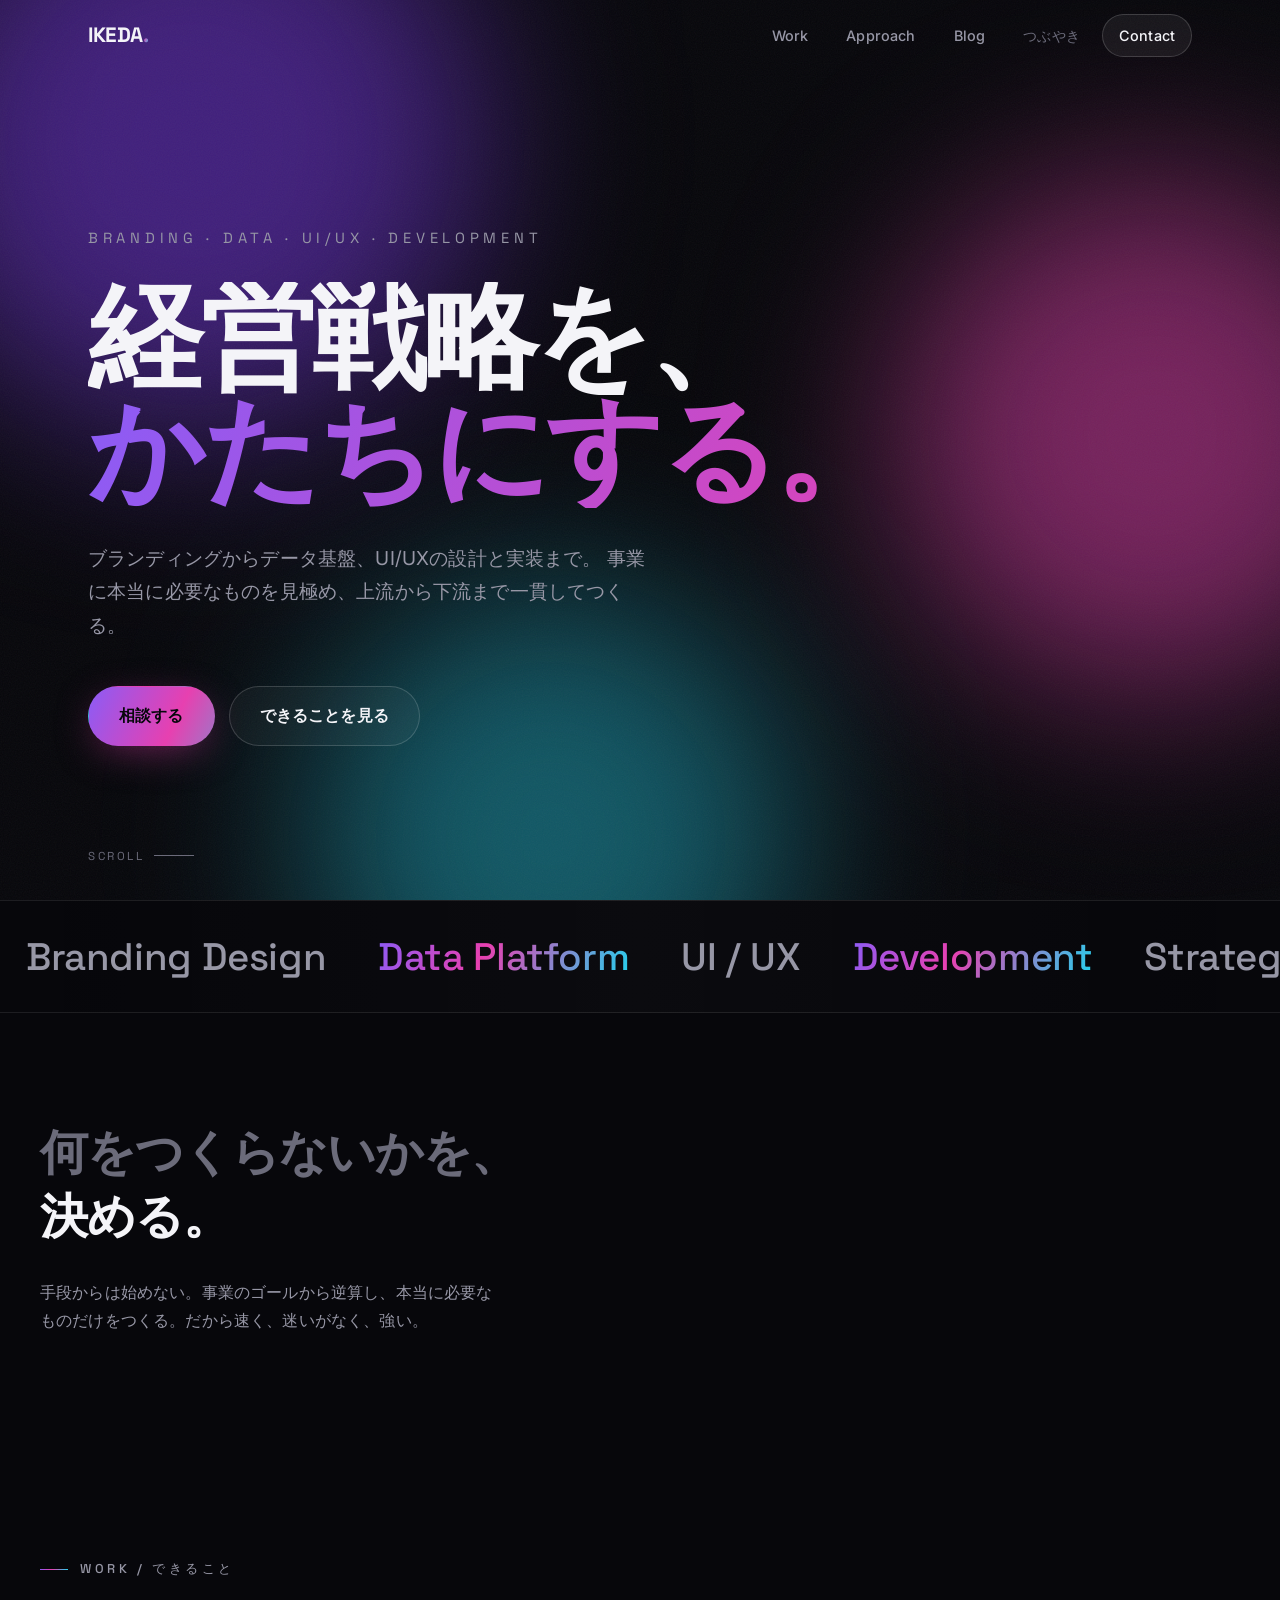
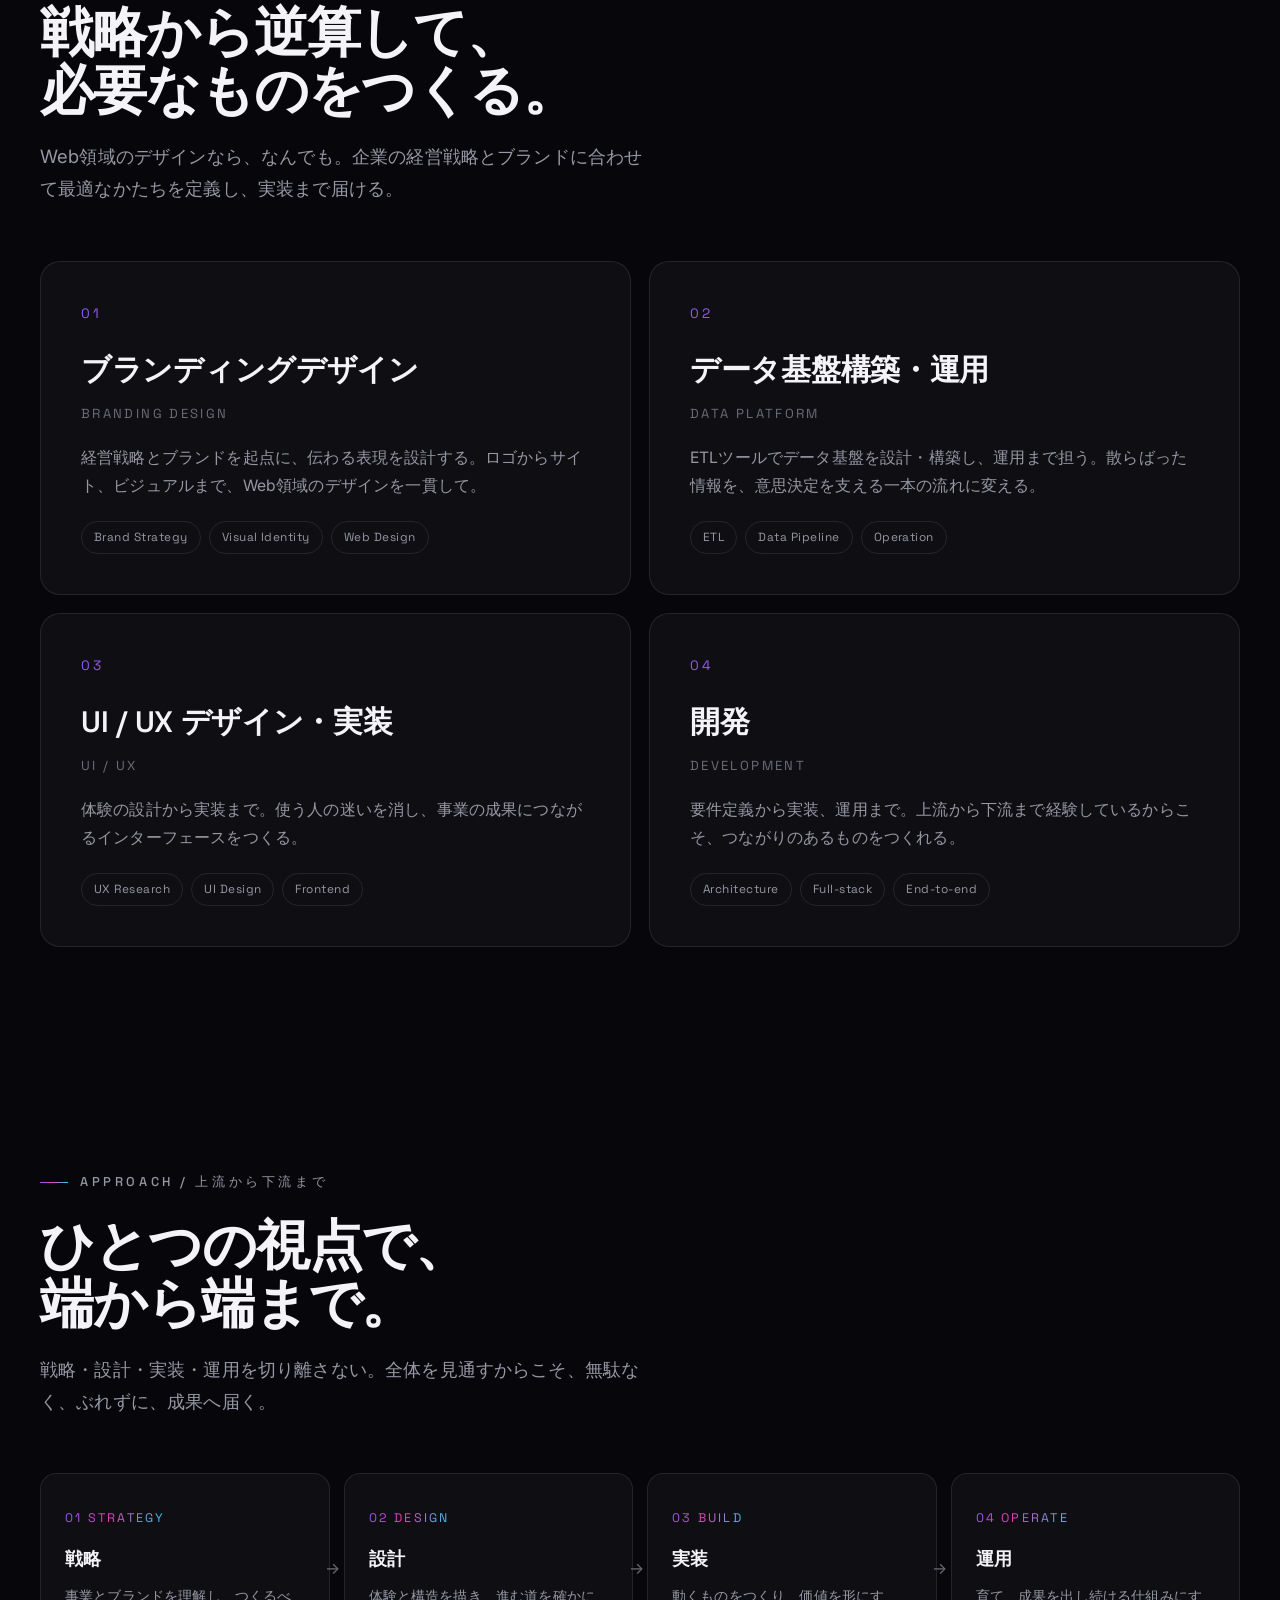
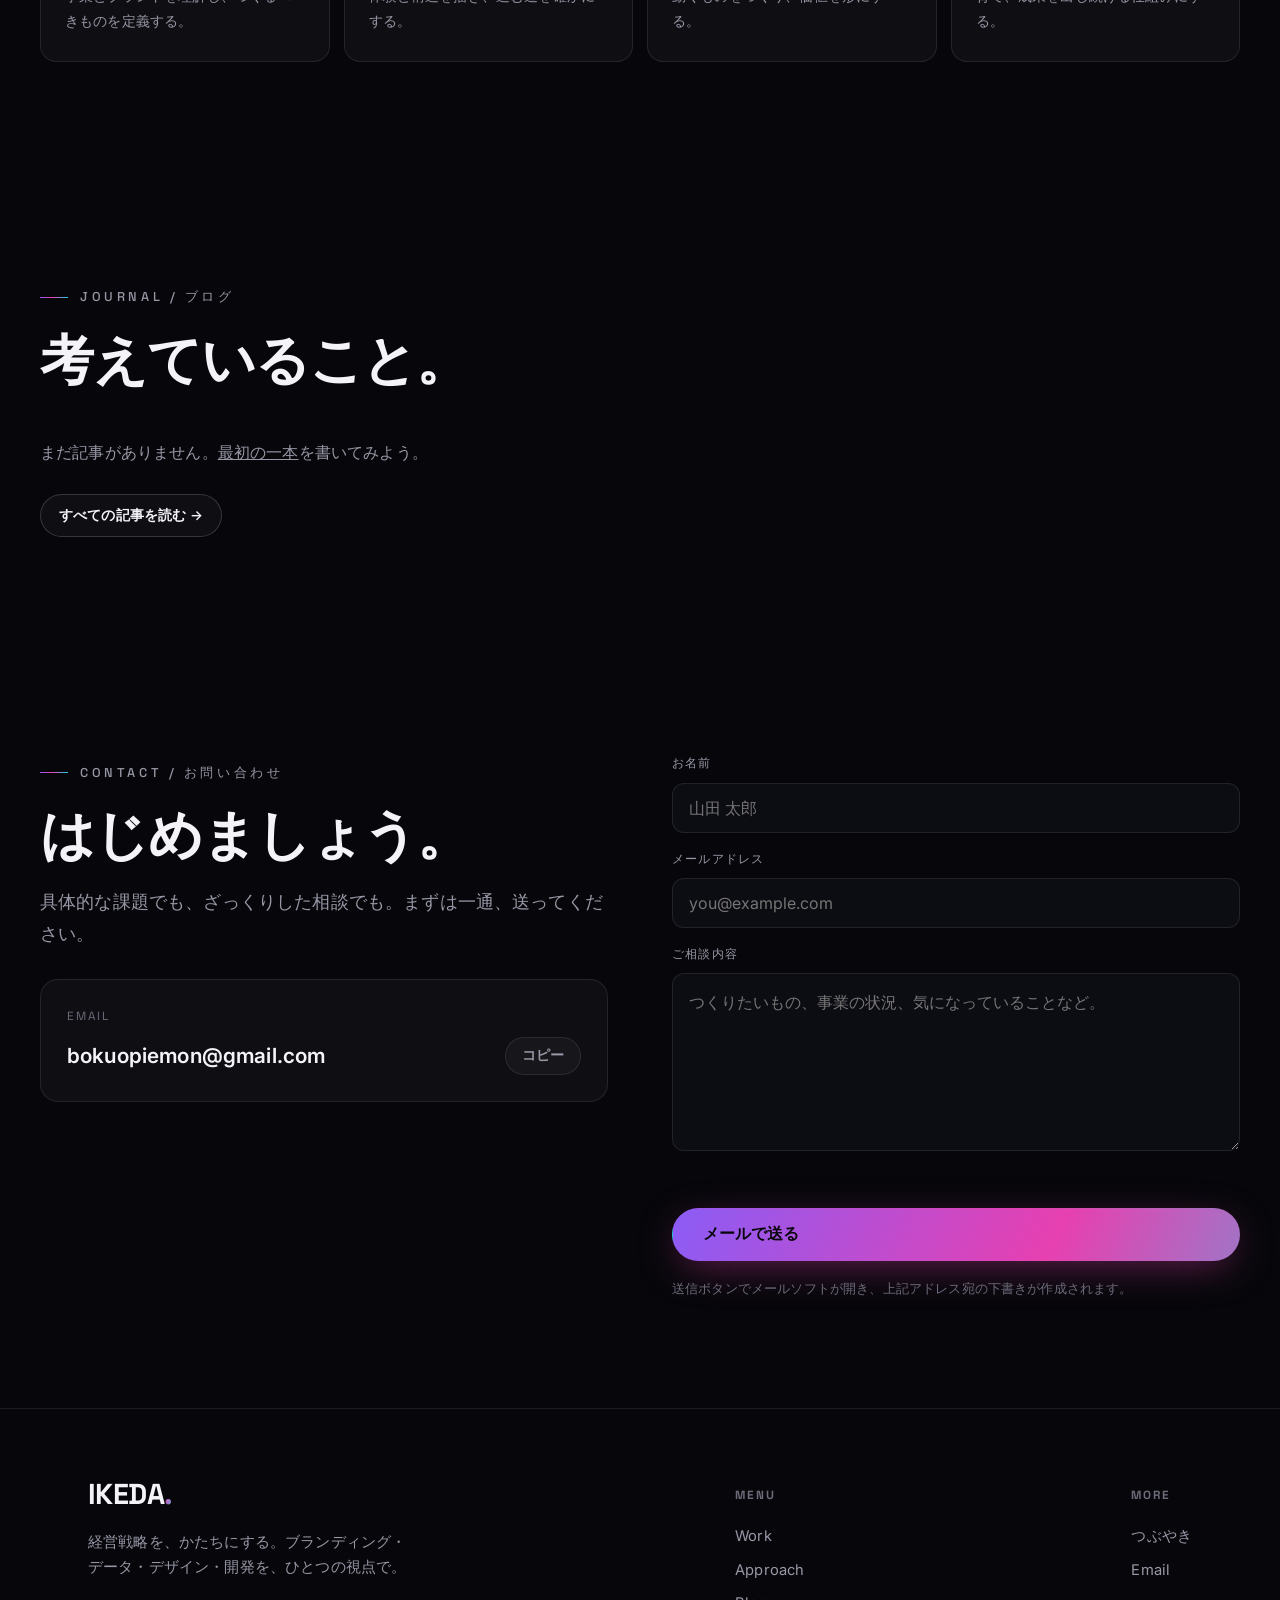
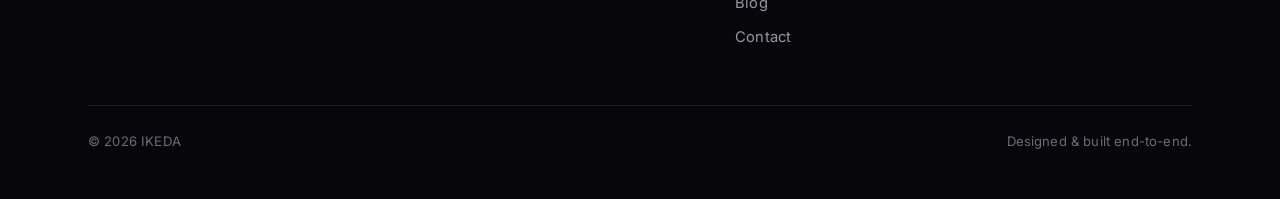
<file: index.html>
<!DOCTYPE html>
<html lang="ja">
<head>
  <meta charset="UTF-8">
  <meta name="viewport" content="width=device-width, initial-scale=1.0">
  <title>IKEDA — 経営戦略を、かたちにする。</title>
  <meta name="description" content="ブランディング、データ基盤、UI/UX、開発。事業に必要なものを見極め、上流から下流まで一貫してつくる。池田のポートフォリオ。">
  <meta property="og:title" content="IKEDA — 経営戦略を、かたちにする。">
  <meta property="og:description" content="ブランディング、データ基盤、UI/UX、開発。上流から下流まで一貫してつくる。">
  <link rel="preconnect" href="https://fonts.googleapis.com">
  <link rel="preconnect" href="https://fonts.gstatic.com" crossorigin>
  <link href="https://fonts.googleapis.com/css2?family=Inter:wght@400;500;600&family=Space+Grotesk:wght@400;500;600;700&display=swap" rel="stylesheet">
  <link rel="stylesheet" href="style.css">
  <noscript><style>.reveal{opacity:1;transform:none}</style></noscript>
</head>
<body data-page="home">
  <div class="fx" aria-hidden="true">
    <div class="orb orb--1"></div><div class="orb orb--2"></div><div class="orb orb--3"></div>
  </div>
  <div id="cursor" aria-hidden="true"></div>

  <header class="nav" id="nav">
    <div class="nav__inner">
      <a class="nav__brand" href="index.html">IKEDA<span class="nav__dot">.</span></a>
      <button class="nav__toggle" id="navToggle" aria-controls="navMenu" aria-expanded="false" aria-label="メニュー">
        <span></span><span></span><span></span>
      </button>
      <nav class="nav__menu" id="navMenu">
        <a href="#work" data-nav="work">Work</a>
        <a href="#approach">Approach</a>
        <a href="blog.html" data-nav="blog">Blog</a>
        <a href="sns.html" class="nav__sub" data-nav="sns">つぶやき</a>
        <a href="#contact" class="nav__cta">Contact</a>
      </nav>
    </div>
  </header>

  <main>
    <!-- HERO -->
    <section class="hero wrap">
      <div class="hero__inner">
        <p class="hero__kicker reveal">Branding · Data · UI/UX · Development</p>
        <h1 class="hero__title display">
          <span class="line reveal" data-delay="1">経営戦略を、</span>
          <span class="line reveal gradient-text" data-delay="2">かたちにする。</span>
        </h1>
        <p class="hero__sub reveal" data-delay="3">
          ブランディングからデータ基盤、UI/UXの設計と実装まで。
          事業に本当に必要なものを見極め、上流から下流まで一貫してつくる。
        </p>
        <div class="hero__cta reveal" data-delay="3">
          <a href="#contact" class="btn btn--grad">相談する</a>
          <a href="#work" class="btn btn--line">できることを見る</a>
        </div>
      </div>
      <span class="hero__scroll">Scroll</span>
    </section>

    <!-- MARQUEE -->
    <div class="marquee" aria-hidden="true">
      <div class="marquee__track">
        <span>Branding Design</span><span class="on">Data Platform</span><span>UI / UX</span><span class="on">Development</span><span>Strategy → Form</span>
        <span>Branding Design</span><span class="on">Data Platform</span><span>UI / UX</span><span class="on">Development</span><span>Strategy → Form</span>
      </div>
    </div>

    <!-- STATEMENT -->
    <section class="section wrap">
      <div class="statement">
        <p class="statement__text display reveal">
          <span class="dim">何をつくらないかを、</span>決める。
        </p>
        <p class="statement__note reveal" data-delay="1">
          手段からは始めない。事業のゴールから逆算し、本当に必要なものだけをつくる。だから速く、迷いがなく、強い。
        </p>
      </div>
    </section>

    <!-- WORK -->
    <section class="section wrap" id="work">
      <p class="eyebrow reveal">Work / できること</p>
      <h2 class="section__title display reveal" data-delay="1">戦略から逆算して、<br>必要なものをつくる。</h2>
      <p class="section__lead reveal" data-delay="2">
        Web領域のデザインなら、なんでも。企業の経営戦略とブランドに合わせて最適なかたちを定義し、実装まで届ける。
      </p>

      <div class="work__grid">
        <article class="card reveal">
          <div class="card__no">01</div>
          <h3 class="card__title display">ブランディングデザイン</h3>
          <p class="card__en">Branding Design</p>
          <p class="card__text">経営戦略とブランドを起点に、伝わる表現を設計する。ロゴからサイト、ビジュアルまで、Web領域のデザインを一貫して。</p>
          <div class="card__tags"><span class="tag">Brand Strategy</span><span class="tag">Visual Identity</span><span class="tag">Web Design</span></div>
        </article>
        <article class="card reveal" data-delay="1">
          <div class="card__no">02</div>
          <h3 class="card__title display">データ基盤構築・運用</h3>
          <p class="card__en">Data Platform</p>
          <p class="card__text">ETLツールでデータ基盤を設計・構築し、運用まで担う。散らばった情報を、意思決定を支える一本の流れに変える。</p>
          <div class="card__tags"><span class="tag">ETL</span><span class="tag">Data Pipeline</span><span class="tag">Operation</span></div>
        </article>
        <article class="card reveal">
          <div class="card__no">03</div>
          <h3 class="card__title display">UI / UX デザイン・実装</h3>
          <p class="card__en">UI / UX</p>
          <p class="card__text">体験の設計から実装まで。使う人の迷いを消し、事業の成果につながるインターフェースをつくる。</p>
          <div class="card__tags"><span class="tag">UX Research</span><span class="tag">UI Design</span><span class="tag">Frontend</span></div>
        </article>
        <article class="card reveal" data-delay="1">
          <div class="card__no">04</div>
          <h3 class="card__title display">開発</h3>
          <p class="card__en">Development</p>
          <p class="card__text">要件定義から実装、運用まで。上流から下流まで経験しているからこそ、つながりのあるものをつくれる。</p>
          <div class="card__tags"><span class="tag">Architecture</span><span class="tag">Full-stack</span><span class="tag">End-to-end</span></div>
        </article>
      </div>
    </section>

    <!-- APPROACH -->
    <section class="section wrap" id="approach">
      <p class="eyebrow reveal">Approach / 上流から下流まで</p>
      <h2 class="section__title display reveal" data-delay="1">ひとつの視点で、<br>端から端まで。</h2>
      <p class="section__lead reveal" data-delay="2">
        戦略・設計・実装・運用を切り離さない。全体を見通すからこそ、無駄なく、ぶれずに、成果へ届く。
      </p>

      <div class="flow">
        <div class="flow__step reveal"><span class="k">01 Strategy</span><h3>戦略</h3><p>事業とブランドを理解し、つくるべきものを定義する。</p></div>
        <div class="flow__step reveal" data-delay="1"><span class="k">02 Design</span><h3>設計</h3><p>体験と構造を描き、進む道を確かにする。</p></div>
        <div class="flow__step reveal" data-delay="2"><span class="k">03 Build</span><h3>実装</h3><p>動くものをつくり、価値を形にする。</p></div>
        <div class="flow__step reveal" data-delay="3"><span class="k">04 Operate</span><h3>運用</h3><p>育て、成果を出し続ける仕組みにする。</p></div>
      </div>
    </section>

    <!-- BLOG PREVIEW -->
    <section class="section wrap">
      <p class="eyebrow reveal">Journal / ブログ</p>
      <h2 class="section__title display reveal" data-delay="1">考えていること。</h2>
      <div class="blog-preview" id="previewBlog"></div>
      <div class="reveal" data-delay="1" style="margin-top:28px">
        <a href="blog.html" class="btn btn--line btn--sm">すべての記事を読む →</a>
      </div>
    </section>

    <!-- CONTACT -->
    <section class="section wrap" id="contact">
      <div class="contact__inner">
        <div>
          <p class="eyebrow reveal">Contact / お問い合わせ</p>
          <h2 class="section__title display reveal" data-delay="1">はじめましょう。</h2>
          <p class="section__lead reveal" data-delay="2">
            具体的な課題でも、ざっくりした相談でも。まずは一通、送ってください。
          </p>
          <div class="contact__mailbox reveal" data-delay="2">
            <p class="contact__mail-label">Email</p>
            <div class="contact__mail">
              <a href="mailto:bokuopiemon@gmail.com" id="mailLink">bokuopiemon@gmail.com</a>
              <button class="btn btn--ghost" id="copyMail" type="button">コピー</button>
            </div>
          </div>
        </div>

        <form class="contact__form reveal" id="contactForm" data-delay="1" novalidate>
          <div class="field">
            <label for="cName">お名前</label>
            <input id="cName" type="text" autocomplete="name" placeholder="山田 太郎" required>
          </div>
          <div class="field">
            <label for="cEmail">メールアドレス</label>
            <input id="cEmail" type="email" autocomplete="email" placeholder="you@example.com" required>
          </div>
          <div class="field">
            <label for="cMsg">ご相談内容</label>
            <textarea id="cMsg" rows="5" placeholder="つくりたいもの、事業の状況、気になっていることなど。" required></textarea>
          </div>
          <p class="form-status" id="formStatus" role="status" aria-live="polite"></p>
          <button type="submit" class="btn btn--grad">メールで送る</button>
          <p class="contact__note">送信ボタンでメールソフトが開き、上記アドレス宛の下書きが作成されます。</p>
        </form>
      </div>
    </section>
  </main>

  <!-- FOOTER -->
  <footer class="footer">
    <div class="wrap">
      <div class="footer__inner">
        <div>
          <div class="footer__brand">IKEDA<span class="dot">.</span></div>
          <p class="footer__tag">経営戦略を、かたちにする。ブランディング・データ・デザイン・開発を、ひとつの視点で。</p>
        </div>
        <div class="footer__col">
          <h4>Menu</h4>
          <a href="#work">Work</a>
          <a href="#approach">Approach</a>
          <a href="blog.html">Blog</a>
          <a href="#contact">Contact</a>
        </div>
        <div class="footer__col">
          <h4>More</h4>
          <a href="sns.html">つぶやき</a>
          <a href="mailto:bokuopiemon@gmail.com">Email</a>
        </div>
      </div>
      <div class="footer__bottom">
        <span>&copy; 2026 IKEDA</span>
        <span>Designed &amp; built end-to-end.</span>
      </div>
    </div>
  </footer>

  <script src="common.js"></script>
</body>
</html>
</file>
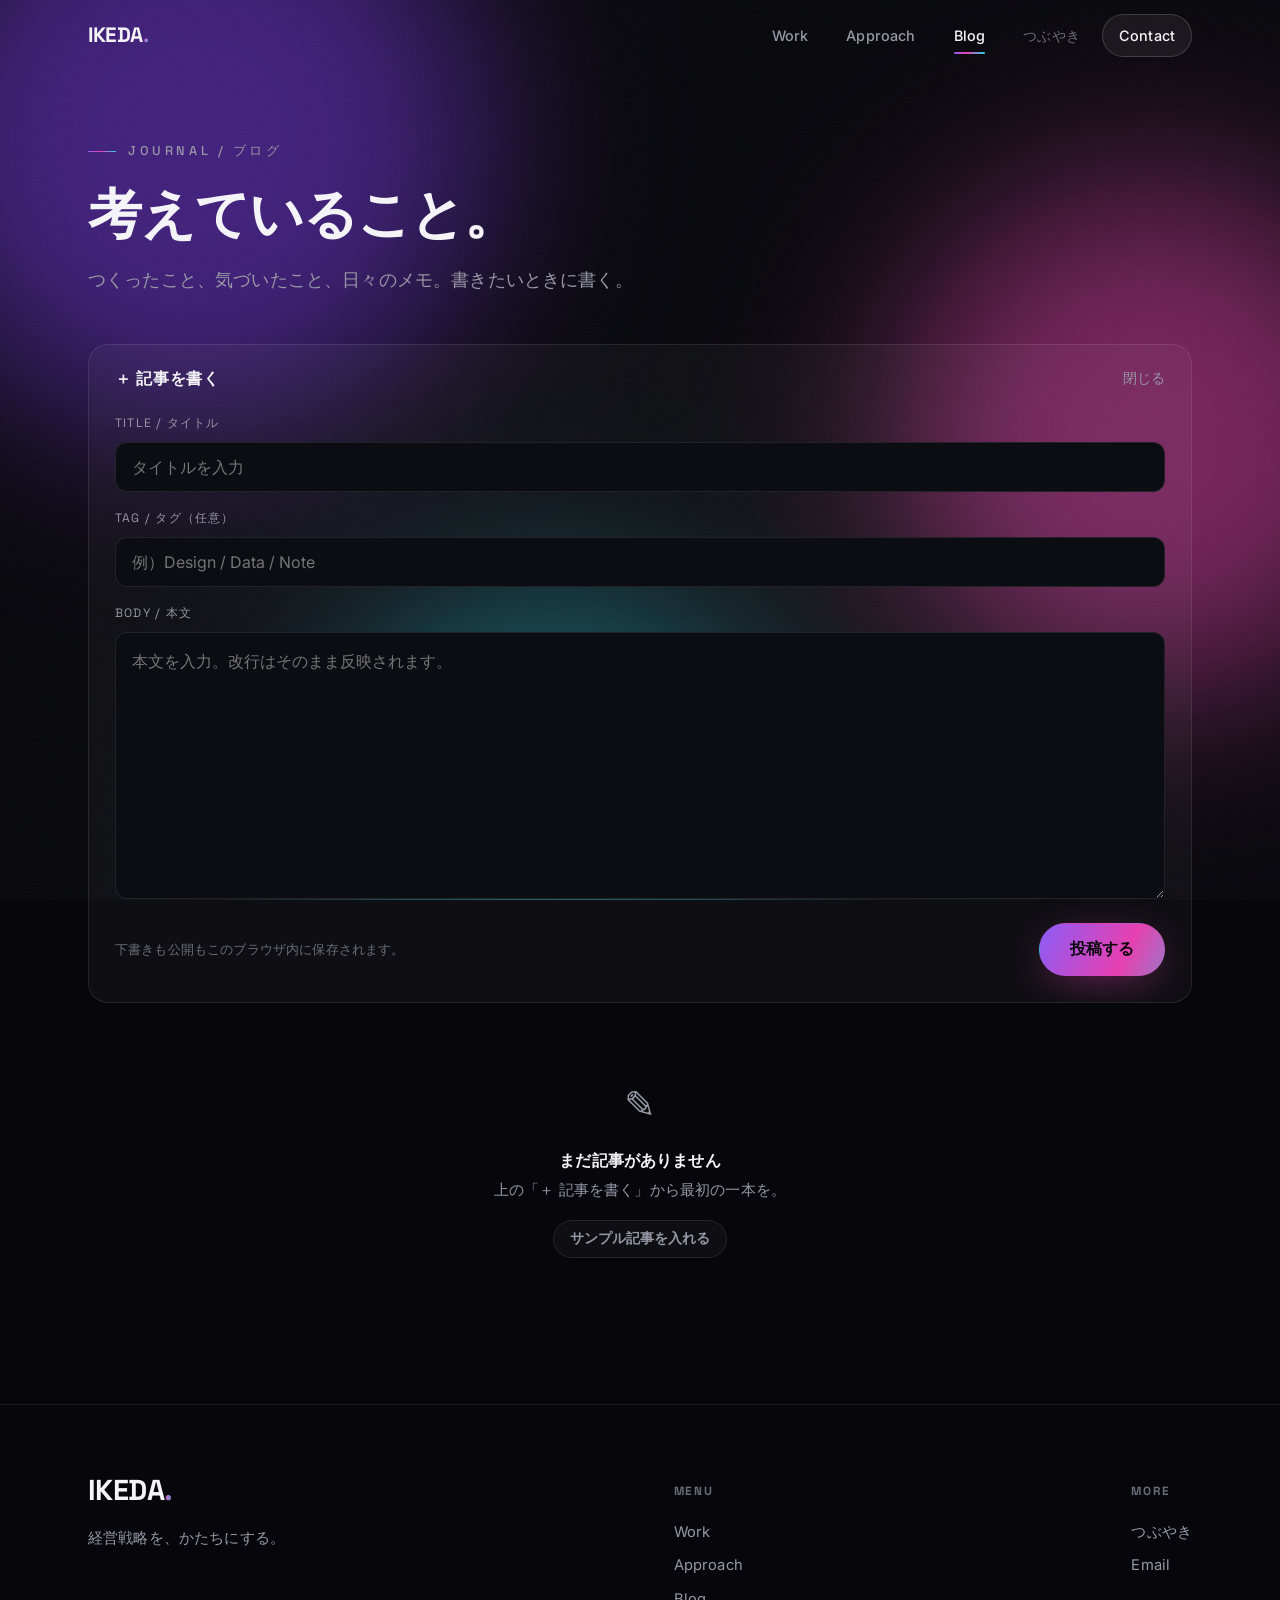
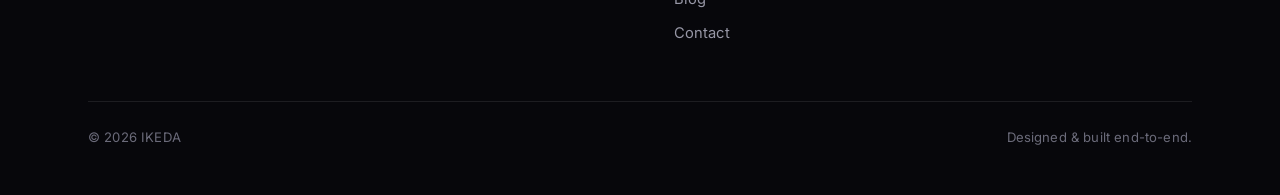
<file: blog.html>
<!DOCTYPE html>
<html lang="ja">
<head>
  <meta charset="UTF-8">
  <meta name="viewport" content="width=device-width, initial-scale=1.0">
  <title>Blog — IKEDA</title>
  <meta name="description" content="池田のブログ。考えていること、つくったこと、日々のメモ。">
  <link rel="preconnect" href="https://fonts.googleapis.com">
  <link rel="preconnect" href="https://fonts.gstatic.com" crossorigin>
  <link href="https://fonts.googleapis.com/css2?family=Inter:wght@400;500;600&family=Space+Grotesk:wght@400;500;600;700&display=swap" rel="stylesheet">
  <link rel="stylesheet" href="style.css">
  <noscript><style>.reveal{opacity:1;transform:none}</style></noscript>
</head>
<body data-page="blog">
  <div class="fx" aria-hidden="true">
    <div class="orb orb--1"></div><div class="orb orb--2"></div><div class="orb orb--3"></div>
  </div>
  <div id="cursor" aria-hidden="true"></div>

  <header class="nav" id="nav">
    <div class="nav__inner">
      <a class="nav__brand" href="index.html">IKEDA<span class="nav__dot">.</span></a>
      <button class="nav__toggle" id="navToggle" aria-controls="navMenu" aria-expanded="false" aria-label="メニュー">
        <span></span><span></span><span></span>
      </button>
      <nav class="nav__menu" id="navMenu">
        <a href="index.html#work">Work</a>
        <a href="index.html#approach">Approach</a>
        <a href="blog.html" data-nav="blog">Blog</a>
        <a href="sns.html" class="nav__sub" data-nav="sns">つぶやき</a>
        <a href="index.html#contact" class="nav__cta">Contact</a>
      </nav>
    </div>
  </header>

  <main class="wrap" style="padding-top: calc(var(--nav-h) + 60px)">
    <div class="reveal">
      <p class="eyebrow">Journal / ブログ</p>
      <h1 class="section__title display">考えていること。</h1>
      <p class="section__lead">つくったこと、気づいたこと、日々のメモ。書きたいときに書く。</p>
    </div>

    <div style="margin-top: 48px">
      <section class="editor reveal">
        <div class="editor__head" id="editorHead" role="button" tabindex="0" aria-expanded="true" aria-controls="blogForm">
          <h2>＋ 記事を書く</h2>
          <span class="editor__toggle" id="editorToggle">閉じる</span>
        </div>
        <form class="editor__body" id="blogForm" novalidate>
          <div class="field">
            <label for="blogTitle">Title / タイトル</label>
            <input id="blogTitle" type="text" maxlength="80" placeholder="タイトルを入力" required>
          </div>
          <div class="field">
            <label for="blogTag">Tag / タグ（任意）</label>
            <input id="blogTag" type="text" maxlength="20" placeholder="例）Design / Data / Note">
          </div>
          <div class="field">
            <label for="blogBody">Body / 本文</label>
            <textarea id="blogBody" rows="8" placeholder="本文を入力。改行はそのまま反映されます。" required></textarea>
          </div>
          <div class="editor__foot">
            <p class="editor__note">下書きも公開もこのブラウザ内に保存されます。</p>
            <button type="submit" class="btn btn--grad" id="blogSubmit">投稿する</button>
          </div>
        </form>
      </section>

      <div id="articles"></div>

      <div id="blogEmpty" class="empty" hidden>
        <span class="empty__emoji">✎</span>
        <p class="empty__title">まだ記事がありません</p>
        <p class="empty__text">上の「＋ 記事を書く」から最初の一本を。</p>
        <p style="margin-top:16px"><button class="btn btn--ghost btn--sm" id="blogSeed">サンプル記事を入れる</button></p>
      </div>
    </div>
  </main>

  <footer class="footer" style="margin-top: 100px">
    <div class="wrap">
      <div class="footer__inner">
        <div>
          <div class="footer__brand">IKEDA<span class="dot">.</span></div>
          <p class="footer__tag">経営戦略を、かたちにする。</p>
        </div>
        <div class="footer__col">
          <h4>Menu</h4>
          <a href="index.html#work">Work</a>
          <a href="index.html#approach">Approach</a>
          <a href="blog.html">Blog</a>
          <a href="index.html#contact">Contact</a>
        </div>
        <div class="footer__col">
          <h4>More</h4>
          <a href="sns.html">つぶやき</a>
          <a href="mailto:bokuopiemon@gmail.com">Email</a>
        </div>
      </div>
      <div class="footer__bottom"><span>&copy; 2026 IKEDA</span><span>Designed &amp; built end-to-end.</span></div>
    </div>
  </footer>

  <template id="articleTpl">
    <article class="article reveal">
      <div class="article__meta">
        <span class="article__tag" hidden></span>
        <time class="article__date"></time>
      </div>
      <h2 class="article__title display"></h2>
      <p class="article__body is-clamped"></p>
      <div class="article__foot">
        <button class="article__more">続きを読む</button>
        <button class="article__del">削除</button>
      </div>
    </article>
  </template>

  <script src="blog.js"></script>
  <script src="common.js"></script>
</body>
</html>
</file>
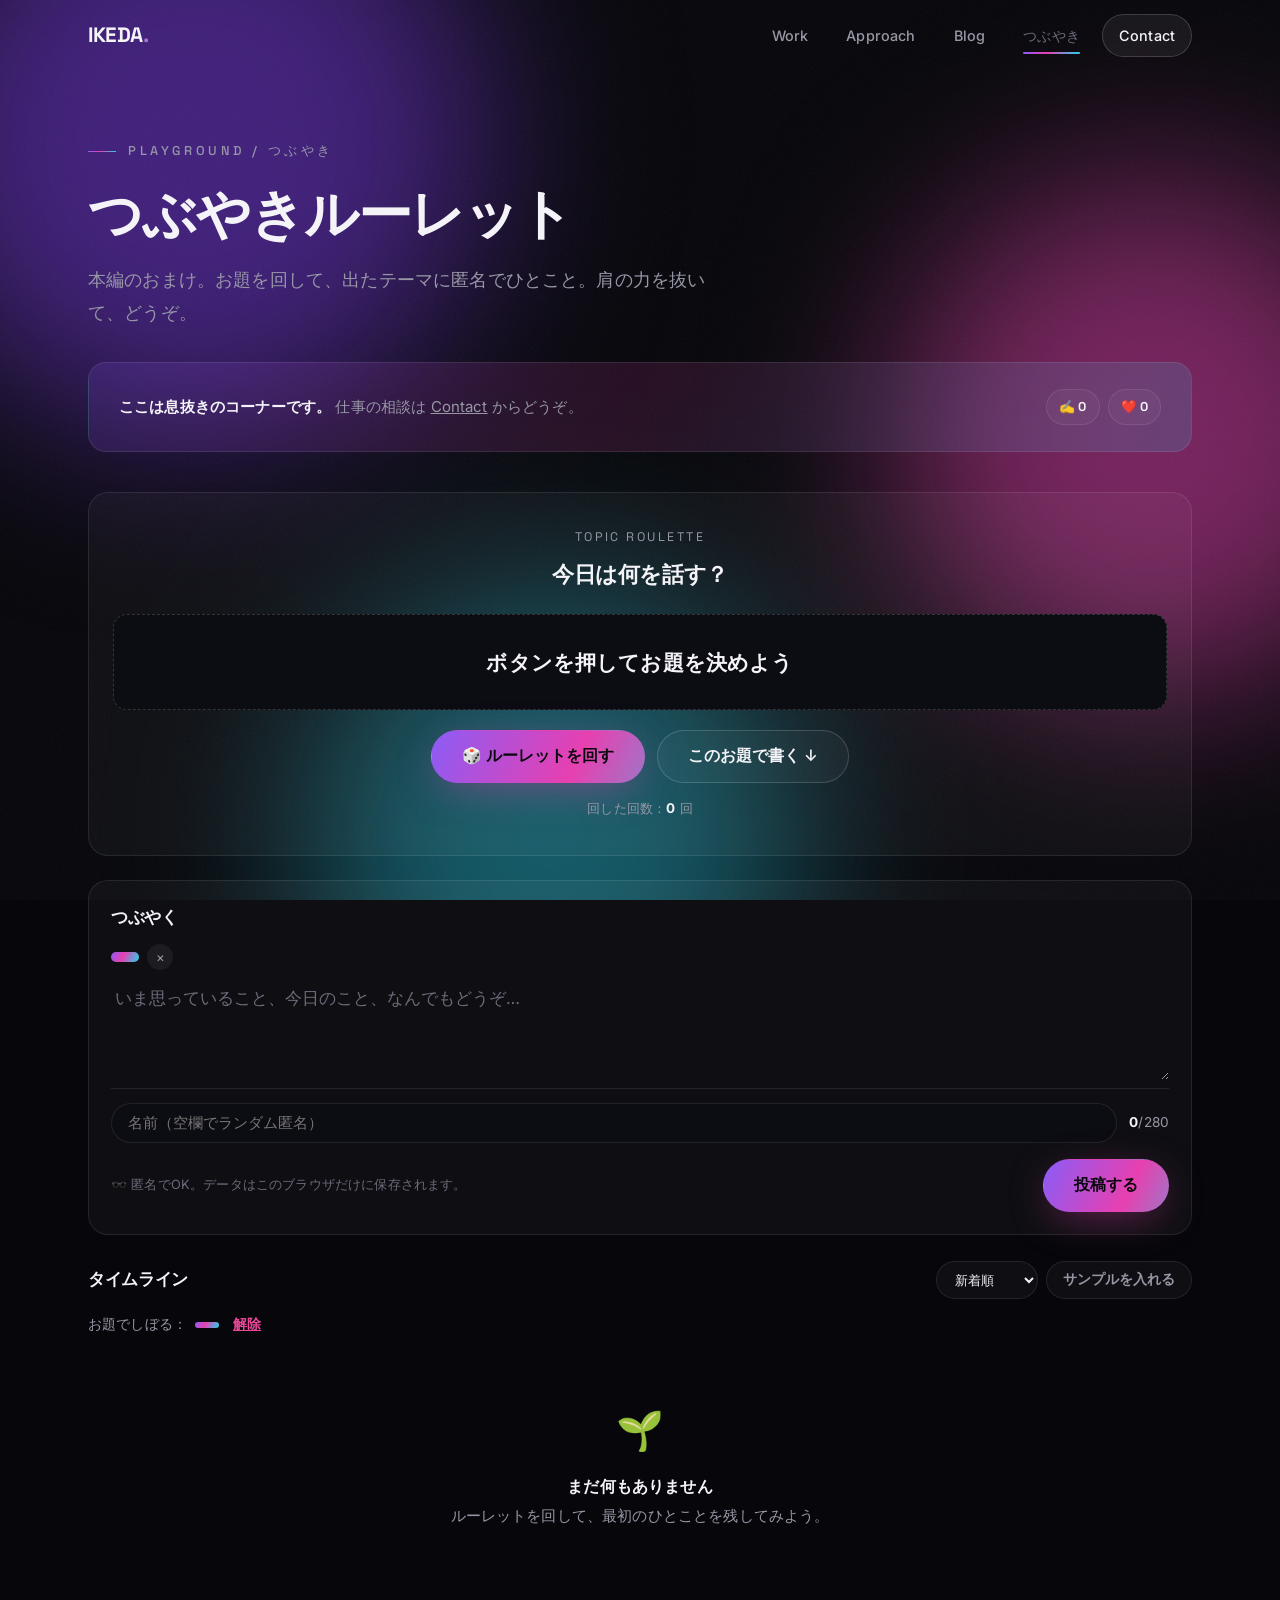
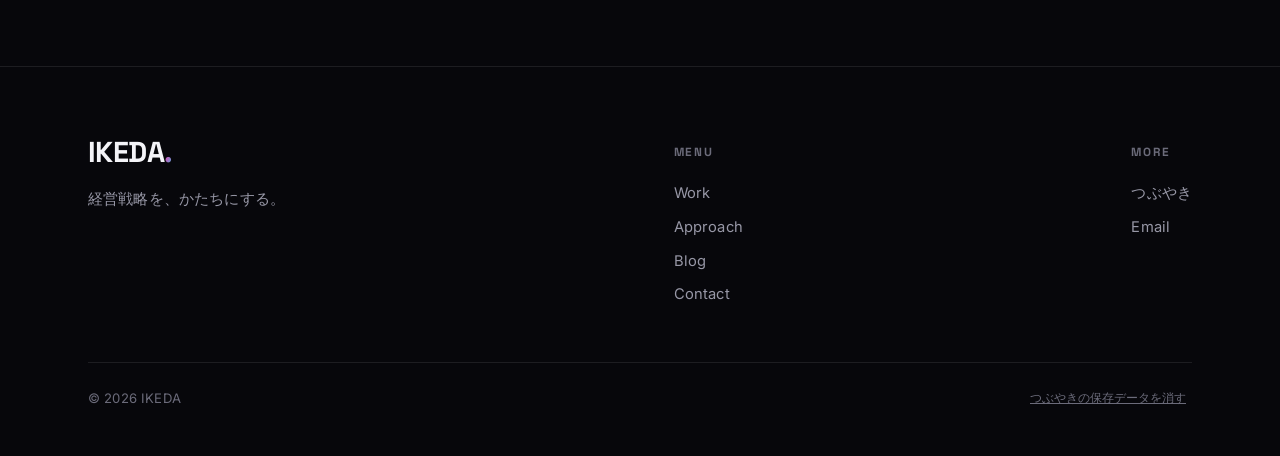
<file: sns.html>
<!DOCTYPE html>
<html lang="ja">
<head>
  <meta charset="UTF-8">
  <meta name="viewport" content="width=device-width, initial-scale=1.0">
  <title>つぶやき — IKEDA</title>
  <meta name="description" content="お題ルーレットを回して、出たテーマに匿名でひとこと。息抜きの実験場。">
  <link rel="preconnect" href="https://fonts.googleapis.com">
  <link rel="preconnect" href="https://fonts.gstatic.com" crossorigin>
  <link href="https://fonts.googleapis.com/css2?family=Inter:wght@400;500;600&family=Space+Grotesk:wght@400;500;600;700&display=swap" rel="stylesheet">
  <link rel="stylesheet" href="style.css">
  <noscript><style>.reveal{opacity:1;transform:none}</style></noscript>
</head>
<body data-page="sns">
  <div class="fx" aria-hidden="true">
    <div class="orb orb--1"></div><div class="orb orb--2"></div><div class="orb orb--3"></div>
  </div>
  <div id="cursor" aria-hidden="true"></div>

  <header class="nav" id="nav">
    <div class="nav__inner">
      <a class="nav__brand" href="index.html">IKEDA<span class="nav__dot">.</span></a>
      <button class="nav__toggle" id="navToggle" aria-controls="navMenu" aria-expanded="false" aria-label="メニュー">
        <span></span><span></span><span></span>
      </button>
      <nav class="nav__menu" id="navMenu">
        <a href="index.html#work">Work</a>
        <a href="index.html#approach">Approach</a>
        <a href="blog.html" data-nav="blog">Blog</a>
        <a href="sns.html" class="nav__sub" data-nav="sns">つぶやき</a>
        <a href="index.html#contact" class="nav__cta">Contact</a>
      </nav>
    </div>
  </header>

  <main class="wrap" id="top" style="padding-top: calc(var(--nav-h) + 60px)">
    <div class="reveal">
      <p class="eyebrow">Playground / つぶやき</p>
      <h1 class="section__title display">つぶやきルーレット</h1>
      <p class="section__lead">本編のおまけ。お題を回して、出たテーマに匿名でひとこと。肩の力を抜いて、どうぞ。</p>
    </div>

    <div class="sub-banner reveal" style="margin-top:34px">
      <p><b>ここは息抜きのコーナーです。</b> 仕事の相談は <a href="index.html#contact" style="text-decoration:underline">Contact</a> からどうぞ。</p>
      <div class="timeline__tools">
        <span class="stat-chip">✍️ <b id="statPosts">0</b></span>
        <span class="stat-chip">❤️ <b id="statLikes">0</b></span>
      </div>
    </div>

    <section class="roulette reveal">
      <p class="roulette__eyebrow">Topic Roulette</p>
      <h2 class="roulette__head display">今日は何を話す？</h2>
      <div class="reel" id="reel" aria-live="polite">
        <span class="reel__text" id="reelText">ボタンを押してお題を決めよう</span>
      </div>
      <div class="roulette__actions">
        <button class="btn btn--grad" id="spinBtn">🎲 ルーレットを回す</button>
        <button class="btn btn--line" id="jumpPost" hidden>このお題で書く ↓</button>
      </div>
      <p class="roulette__hint">回した回数：<b id="spinCount">0</b> 回</p>
    </section>

    <section class="composer reveal" id="composer">
      <h2 style="font-size:1.05rem" class="display">つぶやく</h2>
      <div class="composer__topic" id="composerTopic" hidden>
        <span class="topic-chip" id="topicChip"></span>
        <button class="topic-clear" id="topicClear" title="お題を外す" aria-label="お題を外す">×</button>
      </div>
      <form id="postForm" novalidate>
        <textarea id="postText" class="composer__text" maxlength="280" placeholder="いま思っていること、今日のこと、なんでもどうぞ…" rows="3" required></textarea>
        <div class="composer__row">
          <input id="postName" class="composer__name" type="text" maxlength="20" placeholder="名前（空欄でランダム匿名）" autocomplete="off">
          <span class="composer__count"><b id="charCount">0</b>/280</span>
        </div>
        <div class="composer__foot">
          <p class="composer__note">🕶️ 匿名でOK。データはこのブラウザだけに保存されます。</p>
          <button type="submit" class="btn btn--grad" id="postBtn">投稿する</button>
        </div>
      </form>
    </section>

    <section class="timeline">
      <div class="timeline__head">
        <h2 style="font-size:1.05rem" class="display">タイムライン</h2>
        <div class="timeline__tools">
          <select id="sortSelect" class="select" aria-label="並び替え">
            <option value="new">新着順</option>
            <option value="like">いいね順</option>
          </select>
          <button class="btn btn--ghost btn--sm" id="seedBtn">サンプルを入れる</button>
        </div>
      </div>

      <div class="filterbar" id="filterBar" hidden>
        <span>お題でしぼる：</span>
        <span id="activeFilter" class="filter-tag"></span>
        <button class="filter-clear" id="filterClear">解除</button>
      </div>

      <div id="feed" class="feed"></div>

      <div id="emptyState" class="empty" hidden>
        <span class="empty__emoji">🌱</span>
        <p class="empty__title">まだ何もありません</p>
        <p class="empty__text">ルーレットを回して、最初のひとことを残してみよう。</p>
      </div>
    </section>
  </main>

  <footer class="footer" style="margin-top: 90px">
    <div class="wrap">
      <div class="footer__inner">
        <div>
          <div class="footer__brand">IKEDA<span class="dot">.</span></div>
          <p class="footer__tag">経営戦略を、かたちにする。</p>
        </div>
        <div class="footer__col">
          <h4>Menu</h4>
          <a href="index.html#work">Work</a>
          <a href="index.html#approach">Approach</a>
          <a href="blog.html">Blog</a>
          <a href="index.html#contact">Contact</a>
        </div>
        <div class="footer__col">
          <h4>More</h4>
          <a href="sns.html">つぶやき</a>
          <a href="mailto:bokuopiemon@gmail.com">Email</a>
        </div>
      </div>
      <div class="footer__bottom">
        <span>&copy; 2026 IKEDA</span>
        <button class="footer__reset" id="resetAll">つぶやきの保存データを消す</button>
      </div>
    </div>
  </footer>

  <template id="postTpl">
    <article class="post">
      <div class="post__avatar" aria-hidden="true"></div>
      <div class="post__body">
        <div class="post__meta">
          <span class="post__name"></span>
          <span class="post__dot">·</span>
          <time class="post__time"></time>
          <button class="post__del" title="削除" aria-label="この投稿を削除">🗑️</button>
        </div>
        <button class="post__topic" hidden></button>
        <p class="post__text"></p>
        <div class="post__actions">
          <button class="like">
            <span class="like__icon">🤍</span>
            <span class="like__count">0</span>
          </button>
        </div>
      </div>
    </article>
  </template>

  <script src="sns.js"></script>
  <script src="common.js"></script>
</body>
</html>
</file>
<file: style.css>
/* =========================================================
   IKEDA — portfolio
   Dark × psychedelic-gradient, premium & stylish
   ========================================================= */
*,*::before,*::after { box-sizing: border-box; }

:root {
  --bg: #07070b;
  --bg-2: #0c0c13;
  --surface: rgba(255,255,255,0.035);
  --surface-2: rgba(255,255,255,0.06);
  --line: rgba(255,255,255,0.09);
  --line-2: rgba(255,255,255,0.16);
  --ink: #f4f4f8;
  --muted: #9797a6;
  --muted-2: #6b6b7a;
  --violet: #8b5cf6;
  --magenta: #e740b0;
  --pink: #ec4899;
  --cyan: #22d3ee;
  --blue: #4f7bff;
  --grad: linear-gradient(115deg, #8b5cf6 0%, #e740b0 42%, #22d3ee 100%);
  --grad-soft: linear-gradient(115deg, rgba(139,92,246,.16), rgba(231,64,176,.14), rgba(34,211,238,.16));
  --max: 1200px;
  --nav-h: 72px;
  --ease: cubic-bezier(.22,1,.36,1);
  --t: .35s var(--ease);
}

html { scroll-behavior: smooth; -webkit-text-size-adjust: 100%; }
@media (prefers-reduced-motion: reduce) { html { scroll-behavior: auto; } }

body {
  margin: 0;
  font-family: "Inter", "Hiragino Kaku Gothic ProN", "Hiragino Sans", "Noto Sans JP", "Yu Gothic", sans-serif;
  background: var(--bg);
  color: var(--ink);
  line-height: 1.75;
  letter-spacing: 0.01em;
  -webkit-font-smoothing: antialiased;
  overflow-x: hidden;
}

img { max-width: 100%; display: block; }
a { color: inherit; text-decoration: none; }
h1,h2,h3,p { margin: 0; }
ul { margin: 0; padding: 0; list-style: none; }
button { font-family: inherit; cursor: pointer; }

.wrap { width: 100%; max-width: var(--max); margin: 0 auto; padding: 0 clamp(20px, 5vw, 48px); }
.display { font-family: "Space Grotesk", "Inter", "Hiragino Kaku Gothic ProN", sans-serif; font-weight: 600; letter-spacing: -0.02em; }
.en { font-family: "Space Grotesk", "Inter", sans-serif; }

.gradient-text {
  background: var(--grad);
  background-size: 200% 200%;
  -webkit-background-clip: text; background-clip: text;
  color: transparent;
  animation: hue 8s ease infinite;
}
@keyframes hue { 0%,100% { background-position: 0% 50%; } 50% { background-position: 100% 50%; } }

/* =========================================================
   Background FX: gradient orbs · noise · cursor glow
   ========================================================= */
.fx { position: fixed; inset: 0; z-index: -2; overflow: hidden; pointer-events: none; }
.orb { position: absolute; border-radius: 50%; filter: blur(90px); opacity: 0.5; mix-blend-mode: screen; }
.orb--1 { width: 46vw; height: 46vw; background: #7c3aed; top: -12vw; left: -8vw; animation: drift1 22s var(--ease) infinite alternate; }
.orb--2 { width: 40vw; height: 40vw; background: #e740b0; top: 20vh; right: -10vw; animation: drift2 26s var(--ease) infinite alternate; }
.orb--3 { width: 38vw; height: 38vw; background: #22d3ee; bottom: -14vw; left: 24vw; animation: drift3 30s var(--ease) infinite alternate; opacity: 0.4; }
@keyframes drift1 { to { transform: translate(14vw, 10vh) scale(1.15); } }
@keyframes drift2 { to { transform: translate(-12vw, 8vh) scale(1.1); } }
@keyframes drift3 { to { transform: translate(8vw, -10vh) scale(1.2); } }

body::after { /* noise */
  content: ""; position: fixed; inset: 0; z-index: -1; pointer-events: none; opacity: 0.05;
  background-image: url("data:image/svg+xml,%3Csvg xmlns='http://www.w3.org/2000/svg' width='140' height='140'%3E%3Cfilter id='n'%3E%3CfeTurbulence type='fractalNoise' baseFrequency='0.85' numOctaves='2'/%3E%3C/filter%3E%3Crect width='100%25' height='100%25' filter='url(%23n)'/%3E%3C/svg%3E");
}

#cursor {
  position: fixed; top: 0; left: 0; width: 460px; height: 460px; z-index: 0;
  border-radius: 50%; pointer-events: none;
  transform: translate(-50%, -50%);
  background: radial-gradient(circle, rgba(139,92,246,.16), rgba(231,64,176,.08) 40%, transparent 62%);
  mix-blend-mode: screen; transition: opacity .4s ease;
  will-change: left, top;
}
@media (hover: none) { #cursor { display: none; } }

/* =========================================================
   Nav
   ========================================================= */
.nav {
  position: fixed; top: 0; left: 0; right: 0; z-index: 100; height: var(--nav-h);
  display: flex; align-items: center;
  transition: background .4s ease, backdrop-filter .4s ease, border-color .4s ease;
  border-bottom: 1px solid transparent;
}
.nav.is-scrolled { background: rgba(7,7,11,.72); backdrop-filter: blur(14px); border-bottom-color: var(--line); }
.nav__inner { width: 100%; max-width: var(--max); margin: 0 auto; padding: 0 clamp(20px,5vw,48px); display: flex; align-items: center; justify-content: space-between; }
.nav__brand { font-family: "Space Grotesk", sans-serif; font-weight: 700; font-size: 1.3rem; letter-spacing: -0.02em; }
.nav__brand .nav__dot { color: transparent; background: var(--grad); background-clip: text; -webkit-background-clip: text; }
.nav__menu { display: flex; align-items: center; gap: 6px; }
.nav__menu a {
  position: relative; font-size: 0.9rem; font-weight: 500; color: var(--muted);
  padding: 8px 16px; border-radius: 999px; transition: color var(--t), background var(--t);
}
.nav__menu a:hover { color: var(--ink); }
.nav__menu a.is-active { color: var(--ink); }
.nav__menu a.is-active::after { content:""; position:absolute; left:16px; right:16px; bottom:2px; height:2px; background: var(--grad); border-radius: 2px; }
.nav__menu a.nav__sub { color: var(--muted-2); }
.nav__menu a.nav__cta { color: var(--ink); background: var(--surface-2); border: 1px solid var(--line-2); }
.nav__menu a.nav__cta:hover { border-color: transparent; background-image: var(--grad); color: #07070b; }
.nav__toggle { display: none; flex-direction: column; gap: 5px; width: 44px; height: 44px; align-items: center; justify-content: center; background: none; border: none; }
.nav__toggle span { width: 24px; height: 2px; background: var(--ink); border-radius: 2px; transition: transform var(--t), opacity var(--t); }
.nav__toggle.is-open span:nth-child(1){ transform: translateY(7px) rotate(45deg); }
.nav__toggle.is-open span:nth-child(2){ opacity: 0; }
.nav__toggle.is-open span:nth-child(3){ transform: translateY(-7px) rotate(-45deg); }

/* =========================================================
   Buttons
   ========================================================= */
.btn { display: inline-flex; align-items: center; gap: 10px; padding: 15px 30px; border-radius: 999px; font-weight: 600; font-size: 0.98rem; border: 1px solid transparent; transition: transform var(--t), box-shadow var(--t), background var(--t), color var(--t), border-color var(--t); }
.btn:active { transform: scale(.97); }
.btn--grad { background-image: var(--grad); background-size: 160% 160%; color: #07070b; box-shadow: 0 10px 40px -10px rgba(231,64,176,.5); animation: hue 8s ease infinite; }
.btn--grad:hover { transform: translateY(-3px); box-shadow: 0 18px 50px -12px rgba(139,92,246,.6); }
.btn--line { border-color: var(--line-2); color: var(--ink); background: var(--surface); }
.btn--line:hover { border-color: var(--ink); transform: translateY(-3px); }
.btn--sm { padding: 9px 18px; font-size: 0.85rem; }
.btn--ghost { background: var(--surface); border: 1px solid var(--line); color: var(--muted); padding: 9px 16px; font-size: 0.85rem; }
.btn--ghost:hover { color: var(--ink); border-color: var(--line-2); }

/* =========================================================
   Section scaffolding
   ========================================================= */
.section { padding: clamp(80px, 12vh, 150px) 0; position: relative; }
.eyebrow { font-family:"Space Grotesk",sans-serif; font-size: 0.8rem; font-weight: 500; letter-spacing: 0.28em; text-transform: uppercase; color: var(--muted); display: inline-flex; align-items: center; gap: 12px; }
.eyebrow::before { content:""; width: 28px; height: 1px; background: var(--grad); }
.section__title { font-size: clamp(2rem, 5vw, 3.4rem); line-height: 1.08; margin-top: 22px; }
.section__lead { color: var(--muted); font-size: clamp(1rem,1.5vw,1.15rem); max-width: 620px; margin-top: 20px; }

/* =========================================================
   Hero
   ========================================================= */
.hero { min-height: 100vh; display: flex; align-items: center; padding-top: var(--nav-h); position: relative; }
.hero__inner { width: 100%; }
.hero__kicker { font-family:"Space Grotesk",sans-serif; font-size: clamp(.78rem,1.4vw,.92rem); letter-spacing: 0.32em; text-transform: uppercase; color: var(--muted); margin-bottom: 30px; }
.hero__title { font-size: clamp(2.9rem, 9vw, 7.2rem); line-height: 0.98; letter-spacing: -0.03em; }
.hero__title .line { display: block; overflow: hidden; }
.hero__title .line > span { display: inline-block; }
.hero__sub { margin-top: 34px; max-width: 560px; color: var(--muted); font-size: clamp(1rem,1.6vw,1.2rem); }
.hero__cta { margin-top: 44px; display: flex; flex-wrap: wrap; gap: 14px; }
.hero__scroll { position: absolute; bottom: 34px; left: clamp(20px,5vw,48px); font-family:"Space Grotesk",sans-serif; font-size: 0.72rem; letter-spacing: 0.22em; text-transform: uppercase; color: var(--muted-2); display: flex; align-items: center; gap: 10px; }
.hero__scroll::after { content:""; width: 40px; height: 1px; background: var(--muted-2); animation: scrollline 2s ease infinite; transform-origin: left; }
@keyframes scrollline { 0%,100% { transform: scaleX(.3); opacity:.4; } 50% { transform: scaleX(1); opacity:1; } }

/* =========================================================
   Marquee
   ========================================================= */
.marquee { border-top: 1px solid var(--line); border-bottom: 1px solid var(--line); overflow: hidden; white-space: nowrap; padding: 22px 0; background: linear-gradient(90deg, transparent, rgba(255,255,255,.02), transparent); }
.marquee__track { display: inline-block; animation: marquee 30s linear infinite; font-family:"Space Grotesk",sans-serif; font-size: clamp(1.4rem,3.5vw,2.4rem); font-weight: 500; letter-spacing: -0.01em; }
.marquee__track span { margin: 0 26px; color: var(--muted); }
.marquee__track span.on { color: transparent; background: var(--grad); -webkit-background-clip: text; background-clip: text; }
@keyframes marquee { from { transform: translateX(0); } to { transform: translateX(-50%); } }

/* =========================================================
   Philosophy statement
   ========================================================= */
.statement { text-align: left; }
.statement__text { font-size: clamp(1.6rem, 4.4vw, 3rem); line-height: 1.32; letter-spacing: -0.02em; max-width: 16ch; }
.statement__text .dim { color: var(--muted-2); }
.statement__note { margin-top: 30px; color: var(--muted); max-width: 460px; }

/* =========================================================
   Work (services)
   ========================================================= */
.work__grid { display: grid; grid-template-columns: repeat(2, 1fr); gap: 18px; margin-top: 56px; }
.card {
  position: relative; padding: 40px; border-radius: 20px;
  background: var(--surface); border: 1px solid var(--line);
  overflow: hidden; transition: transform var(--t), border-color var(--t), background var(--t);
}
.card::before { content:""; position: absolute; inset: 0; border-radius: 20px; padding: 1px; background: var(--grad); -webkit-mask: linear-gradient(#000 0 0) content-box, linear-gradient(#000 0 0); -webkit-mask-composite: xor; mask-composite: exclude; opacity: 0; transition: opacity var(--t); }
.card:hover { transform: translateY(-6px); background: var(--surface-2); }
.card:hover::before { opacity: 1; }
.card__no { font-family:"Space Grotesk",sans-serif; font-size: 0.85rem; letter-spacing: 0.2em; color: transparent; background: var(--grad); -webkit-background-clip: text; background-clip: text; }
.card__title { font-size: clamp(1.4rem,2.4vw,1.85rem); margin-top: 20px; letter-spacing: -0.01em; }
.card__en { font-family:"Space Grotesk",sans-serif; font-size: 0.82rem; letter-spacing: 0.18em; text-transform: uppercase; color: var(--muted-2); margin-top: 6px; }
.card__text { color: var(--muted); margin-top: 18px; font-size: 0.98rem; }
.card__tags { display: flex; flex-wrap: wrap; gap: 8px; margin-top: 22px; }
.tag { font-family:"Space Grotesk",sans-serif; font-size: 0.74rem; letter-spacing: 0.04em; color: var(--muted); border: 1px solid var(--line); padding: 5px 12px; border-radius: 999px; transition: color var(--t), border-color var(--t); }
.card:hover .tag { color: var(--ink); border-color: var(--line-2); }

/* =========================================================
   Approach (end-to-end)
   ========================================================= */
.flow { display: grid; grid-template-columns: repeat(4, 1fr); gap: 14px; margin-top: 56px; counter-reset: step; }
.flow__step { position: relative; padding: 28px 24px; border-radius: 16px; background: var(--surface); border: 1px solid var(--line); }
.flow__step .k { font-family:"Space Grotesk",sans-serif; font-size: 0.78rem; letter-spacing: 0.18em; text-transform: uppercase; color: transparent; background: var(--grad); -webkit-background-clip: text; background-clip: text; }
.flow__step h3 { font-size: 1.15rem; margin-top: 12px; }
.flow__step p { color: var(--muted); font-size: 0.9rem; margin-top: 8px; }
.flow__step::after { content:"→"; position: absolute; right: -12px; top: 50%; transform: translateY(-50%); color: var(--muted-2); z-index: 2; }
.flow__step:last-child::after { display: none; }

/* =========================================================
   Blog (preview + page)
   ========================================================= */
.blog-preview { display: grid; grid-template-columns: repeat(2,1fr); gap: 16px; margin-top: 48px; }
.blog-card { display: block; padding: 30px; border-radius: 18px; background: var(--surface); border: 1px solid var(--line); transition: transform var(--t), background var(--t), border-color var(--t); }
.blog-card:hover { transform: translateY(-5px); background: var(--surface-2); border-color: var(--line-2); }
.blog-card__meta { font-family:"Space Grotesk",sans-serif; font-size: 0.76rem; letter-spacing: 0.12em; color: var(--muted-2); text-transform: uppercase; }
.blog-card__title { font-size: 1.2rem; margin-top: 12px; line-height: 1.4; }
.blog-card__excerpt { color: var(--muted); font-size: 0.92rem; margin-top: 10px; display: -webkit-box; -webkit-line-clamp: 2; -webkit-box-orient: vertical; overflow: hidden; }
.blog-empty { color: var(--muted); }

/* --- blog page --- */
.editor { border-radius: 20px; background: var(--surface); border: 1px solid var(--line); margin-bottom: 22px; overflow: hidden; }
.editor__head { display: flex; align-items: center; justify-content: space-between; padding: 20px 26px; cursor: pointer; }
.editor__head h2 { font-family:"Space Grotesk",sans-serif; font-size: 1rem; letter-spacing: 0.04em; }
.editor__toggle { color: var(--muted); font-size: 0.85rem; }
.editor__body { padding: 0 26px 26px; display: grid; gap: 16px; }
.editor__body[hidden] { display: none; }
.field label { display: block; font-family:"Space Grotesk",sans-serif; font-size: 0.76rem; letter-spacing: 0.1em; text-transform: uppercase; color: var(--muted); margin-bottom: 8px; }
.field input, .field textarea { width: 100%; background: var(--bg-2); border: 1px solid var(--line); border-radius: 12px; color: var(--ink); font-family: inherit; font-size: 1rem; padding: 14px 16px; transition: border-color var(--t), box-shadow var(--t); }
.field input:focus, .field textarea:focus { outline: none; border-color: var(--violet); box-shadow: 0 0 0 3px rgba(139,92,246,.18); }
.field textarea { resize: vertical; line-height: 1.85; }
.editor__foot { display: flex; align-items: center; justify-content: space-between; gap: 14px; }
.editor__note { color: var(--muted-2); font-size: 0.82rem; }

.article { padding: 34px; border-radius: 20px; background: var(--surface); border: 1px solid var(--line); margin-bottom: 16px; transition: border-color var(--t), transform var(--t); }
.article:hover { border-color: var(--line-2); }
.article__meta { display: flex; align-items: center; gap: 12px; font-family:"Space Grotesk",sans-serif; font-size: 0.76rem; letter-spacing: 0.1em; text-transform: uppercase; color: var(--muted-2); margin-bottom: 14px; }
.article__tag { color: transparent; background: var(--grad); -webkit-background-clip: text; background-clip: text; }
.article__title { font-size: clamp(1.5rem,2.6vw,2rem); line-height: 1.3; letter-spacing: -0.01em; }
.article__body { color: #c9c9d4; margin-top: 16px; white-space: pre-wrap; word-break: break-word; line-height: 1.9; }
.article__body.is-clamped { display: -webkit-box; -webkit-line-clamp: 3; -webkit-box-orient: vertical; overflow: hidden; }
.article__foot { display: flex; align-items: center; gap: 16px; margin-top: 18px; }
.article__more { border: none; background: none; color: transparent; background-image: var(--grad); -webkit-background-clip: text; background-clip: text; font-family:"Space Grotesk",sans-serif; font-weight: 600; font-size: 0.85rem; letter-spacing: 0.02em; }
.article__del { border: none; background: none; color: var(--muted-2); font-size: 0.85rem; margin-left: auto; }
.article__del:hover { color: var(--pink); }

/* =========================================================
   Contact
   ========================================================= */
.contact__inner { display: grid; grid-template-columns: 1fr 1fr; gap: clamp(30px,5vw,70px); align-items: start; }
.contact__mailbox { margin-top: 30px; padding: 26px; border-radius: 18px; background: var(--surface); border: 1px solid var(--line); }
.contact__mail-label { font-family:"Space Grotesk",sans-serif; font-size: 0.74rem; letter-spacing: 0.16em; text-transform: uppercase; color: var(--muted-2); }
.contact__mail { display: flex; align-items: center; justify-content: space-between; gap: 14px; margin-top: 10px; }
.contact__mail a { font-size: clamp(1rem,2vw,1.3rem); font-weight: 600; word-break: break-all; }
.contact__form { display: grid; gap: 16px; }
.contact__note { color: var(--muted-2); font-size: 0.82rem; }
.form-status { font-size: 0.9rem; min-height: 1.2em; }
.form-status.ok { color: var(--cyan); }

/* =========================================================
   SNS / つぶやき (sub feature)
   ========================================================= */
.sub-banner { padding: 26px 30px; border-radius: 18px; background: var(--grad-soft); border: 1px solid var(--line); display: flex; align-items: center; justify-content: space-between; gap: 20px; flex-wrap: wrap; margin-bottom: 40px; }
.sub-banner p { color: var(--muted); font-size: 0.94rem; }
.sub-banner b { color: var(--ink); }

.roulette { text-align: center; margin: 24px 0; padding: 34px 24px; border-radius: 20px; background: var(--surface); border: 1px solid var(--line); position: relative; overflow: hidden; }
.roulette__eyebrow { font-family:"Space Grotesk",sans-serif; font-size: 0.78rem; letter-spacing: 0.2em; text-transform: uppercase; color: var(--muted); }
.roulette__head { font-family:"Space Grotesk",sans-serif; font-size: 1.4rem; margin: 6px 0 20px; }
.reel { min-height: 96px; display: flex; align-items: center; justify-content: center; padding: 18px; margin-bottom: 20px; border-radius: 14px; background: var(--bg-2); border: 1px dashed var(--line-2); }
.reel__text { font-size: 1.3rem; font-weight: 600; line-height: 1.5; }
.reel.is-spinning .reel__text { color: var(--muted); }
.reel.is-hit { animation: pop .45s var(--ease); }
.reel.is-hit .reel__text { color: transparent; background: var(--grad); -webkit-background-clip: text; background-clip: text; }
@keyframes pop { 0%{transform:scale(.85);} 55%{transform:scale(1.08);} 100%{transform:scale(1);} }
.roulette__actions { display: flex; gap: 12px; justify-content: center; flex-wrap: wrap; }
.roulette__hint { margin-top: 14px; font-size: 0.84rem; color: var(--muted); }
.roulette__hint b { color: var(--ink); }

.composer { background: var(--surface); border: 1px solid var(--line); border-radius: 20px; padding: 22px; margin-bottom: 26px; }
.composer__topic { display: flex; align-items: center; gap: 8px; margin: 12px 0 4px; }
.topic-chip { font-size: 0.85rem; font-weight: 600; color: #07070b; background-image: var(--grad); padding: 5px 14px; border-radius: 999px; }
.topic-clear { border: none; background: var(--surface-2); color: var(--muted); width: 26px; height: 26px; border-radius: 50%; }
.composer__text { width: 100%; border: none; resize: vertical; background: transparent; font-family: inherit; font-size: 1.05rem; line-height: 1.7; color: var(--ink); padding: 10px 4px; }
.composer__text:focus { outline: none; }
.composer__text::placeholder { color: var(--muted-2); }
.composer__row { display: flex; align-items: center; gap: 12px; border-top: 1px solid var(--line); padding-top: 14px; }
.composer__name { flex: 1; background: var(--bg-2); border: 1px solid var(--line); border-radius: 999px; padding: 10px 16px; font-size: 0.92rem; font-family: inherit; color: var(--ink); }
.composer__name:focus { outline: none; border-color: var(--violet); }
.composer__count { font-size: 0.85rem; color: var(--muted); }
.composer__count b { color: var(--ink); }
.composer__count.is-over b { color: var(--pink); }
.composer__foot { display: flex; align-items: center; justify-content: space-between; gap: 12px; margin-top: 16px; }
.composer__note { font-size: 0.8rem; color: var(--muted-2); }

.timeline__head { display: flex; align-items: center; justify-content: space-between; gap: 12px; margin-bottom: 14px; }
.timeline__tools { display: flex; gap: 8px; align-items: center; }
.select { font-family: inherit; font-size: 0.84rem; padding: 9px 14px; border: 1px solid var(--line); border-radius: 999px; background: var(--surface); color: var(--ink); }
.select:focus { outline: none; border-color: var(--violet); }
.stat-chip { font-family:"Space Grotesk",sans-serif; font-size: 0.8rem; color: var(--muted); background: var(--surface); border: 1px solid var(--line); padding: 6px 12px; border-radius: 999px; }
.stat-chip b { color: var(--ink); }
.filterbar { display: flex; align-items: center; gap: 8px; flex-wrap: wrap; margin-bottom: 14px; font-size: 0.85rem; color: var(--muted); }
.filter-tag { font-weight: 600; color: #07070b; background-image: var(--grad); padding: 3px 12px; border-radius: 999px; }
.filter-clear { border: none; background: none; color: var(--pink); font-size: 0.85rem; font-weight: 600; text-decoration: underline; }

.feed { display: flex; flex-direction: column; gap: 12px; }
.post { display: flex; gap: 14px; background: var(--surface); border: 1px solid var(--line); border-radius: 16px; padding: 18px; animation: rise .4s var(--ease); }
@keyframes rise { from { opacity: 0; transform: translateY(12px); } to { opacity: 1; transform: none; } }
.post__avatar { flex-shrink: 0; width: 44px; height: 44px; border-radius: 50%; display: flex; align-items: center; justify-content: center; font-weight: 700; font-size: 1.1rem; color: #07070b; }
.post__body { flex: 1; min-width: 0; }
.post__meta { display: flex; align-items: center; gap: 6px; font-size: 0.9rem; }
.post__name { font-weight: 600; }
.post__dot, .post__time { color: var(--muted-2); font-size: 0.85rem; }
.post__del { margin-left: auto; border: none; background: none; font-size: 0.9rem; opacity: 0.4; }
.post__del:hover { opacity: 1; }
.post__topic { display: inline-block; margin: 6px 0 2px; border: 1px solid var(--line-2); background: transparent; font-size: 0.78rem; font-weight: 600; color: var(--muted); padding: 3px 12px; border-radius: 999px; }
.post__topic:hover { color: var(--ink); }
.post__text { margin: 6px 0 10px; font-size: 1.02rem; line-height: 1.75; white-space: pre-wrap; word-break: break-word; }
.post__actions { display: flex; gap: 8px; }
.like { display: inline-flex; align-items: center; gap: 6px; border: 1px solid var(--line); background: transparent; color: var(--muted); padding: 6px 14px; border-radius: 999px; font-size: 0.86rem; font-weight: 500; transition: all var(--t); }
.like:hover { border-color: var(--pink); color: var(--pink); }
.like.is-liked { background: rgba(236,72,153,.12); border-color: var(--pink); color: var(--pink); }
.like.is-liked .like__icon { animation: beat .4s var(--ease); }
@keyframes beat { 0%,100%{transform:scale(1);} 40%{transform:scale(1.35);} }

.empty { text-align: center; padding: 46px 20px; color: var(--muted); }
.empty__emoji { font-size: 2.4rem; }
.empty__title { font-weight: 600; color: var(--ink); margin-top: 8px; }
.empty__text { font-size: 0.92rem; margin-top: 4px; }

/* =========================================================
   Footer
   ========================================================= */
.footer { border-top: 1px solid var(--line); padding: 60px 0 46px; }
.footer__inner { display: flex; justify-content: space-between; gap: 30px; flex-wrap: wrap; }
.footer__brand { font-family:"Space Grotesk",sans-serif; font-weight: 700; font-size: 1.8rem; letter-spacing: -0.02em; }
.footer__brand .dot { color: transparent; background: var(--grad); -webkit-background-clip: text; background-clip: text; }
.footer__tag { color: var(--muted); margin-top: 10px; max-width: 320px; font-size: 0.92rem; }
.footer__col h4 { font-family:"Space Grotesk",sans-serif; font-size: 0.74rem; letter-spacing: 0.16em; text-transform: uppercase; color: var(--muted-2); margin-bottom: 14px; }
.footer__col a { display: block; color: var(--muted); font-size: 0.92rem; padding: 4px 0; transition: color var(--t); }
.footer__col a:hover { color: var(--ink); }
.footer__bottom { display: flex; justify-content: space-between; gap: 16px; flex-wrap: wrap; margin-top: 50px; padding-top: 24px; border-top: 1px solid var(--line); color: var(--muted-2); font-size: 0.82rem; }
.footer__reset { border: none; background: none; color: var(--muted-2); font-size: 0.78rem; text-decoration: underline; }
.footer__reset:hover { color: var(--pink); }

/* =========================================================
   Reveal on scroll
   ========================================================= */
.reveal { opacity: 0; transform: translateY(28px); transition: opacity .9s var(--ease), transform .9s var(--ease); }
.reveal.in { opacity: 1; transform: none; }
.reveal[data-delay="1"] { transition-delay: .08s; }
.reveal[data-delay="2"] { transition-delay: .16s; }
.reveal[data-delay="3"] { transition-delay: .24s; }
@media (prefers-reduced-motion: reduce) {
  .reveal { opacity: 1; transform: none; }
  .orb, .marquee__track, .btn--grad, .gradient-text { animation: none !important; }
}

/* =========================================================
   Toast
   ========================================================= */
.toast { position: fixed; left: 50%; bottom: 28px; transform: translateX(-50%) translateY(20px); background-image: var(--grad); color: #07070b; padding: 12px 24px; border-radius: 999px; font-size: 0.9rem; font-weight: 600; box-shadow: 0 12px 30px rgba(0,0,0,.5); opacity: 0; pointer-events: none; z-index: 300; transition: opacity .3s ease, transform .3s var(--ease); }
.toast.is-show { opacity: 1; transform: translateX(-50%) translateY(0); }

/* =========================================================
   Responsive
   ========================================================= */
@media (max-width: 900px) {
  .work__grid, .blog-preview, .contact__inner { grid-template-columns: 1fr; }
  .flow { grid-template-columns: 1fr 1fr; }
  .flow__step::after { display: none; }
}
@media (max-width: 680px) {
  .nav__toggle { display: flex; }
  .nav__menu { position: fixed; top: var(--nav-h); left: 0; right: 0; flex-direction: column; align-items: stretch; gap: 0; background: rgba(7,7,11,.96); backdrop-filter: blur(16px); border-bottom: 1px solid var(--line); padding: 10px 0 18px; transform: translateY(-130%); transition: transform .4s var(--ease); }
  .nav__menu.is-open { transform: translateY(0); }
  .nav__menu a { padding: 15px clamp(20px,5vw,48px); border-radius: 0; }
  .nav__menu a.is-active::after { display: none; }
  .nav__menu a.nav__cta { margin: 8px clamp(20px,5vw,48px) 0; text-align: center; justify-content: center; }
  .flow { grid-template-columns: 1fr; }
  .composer__foot { flex-direction: column; align-items: stretch; }
  .composer__foot .btn { justify-content: center; }
}
</file>
